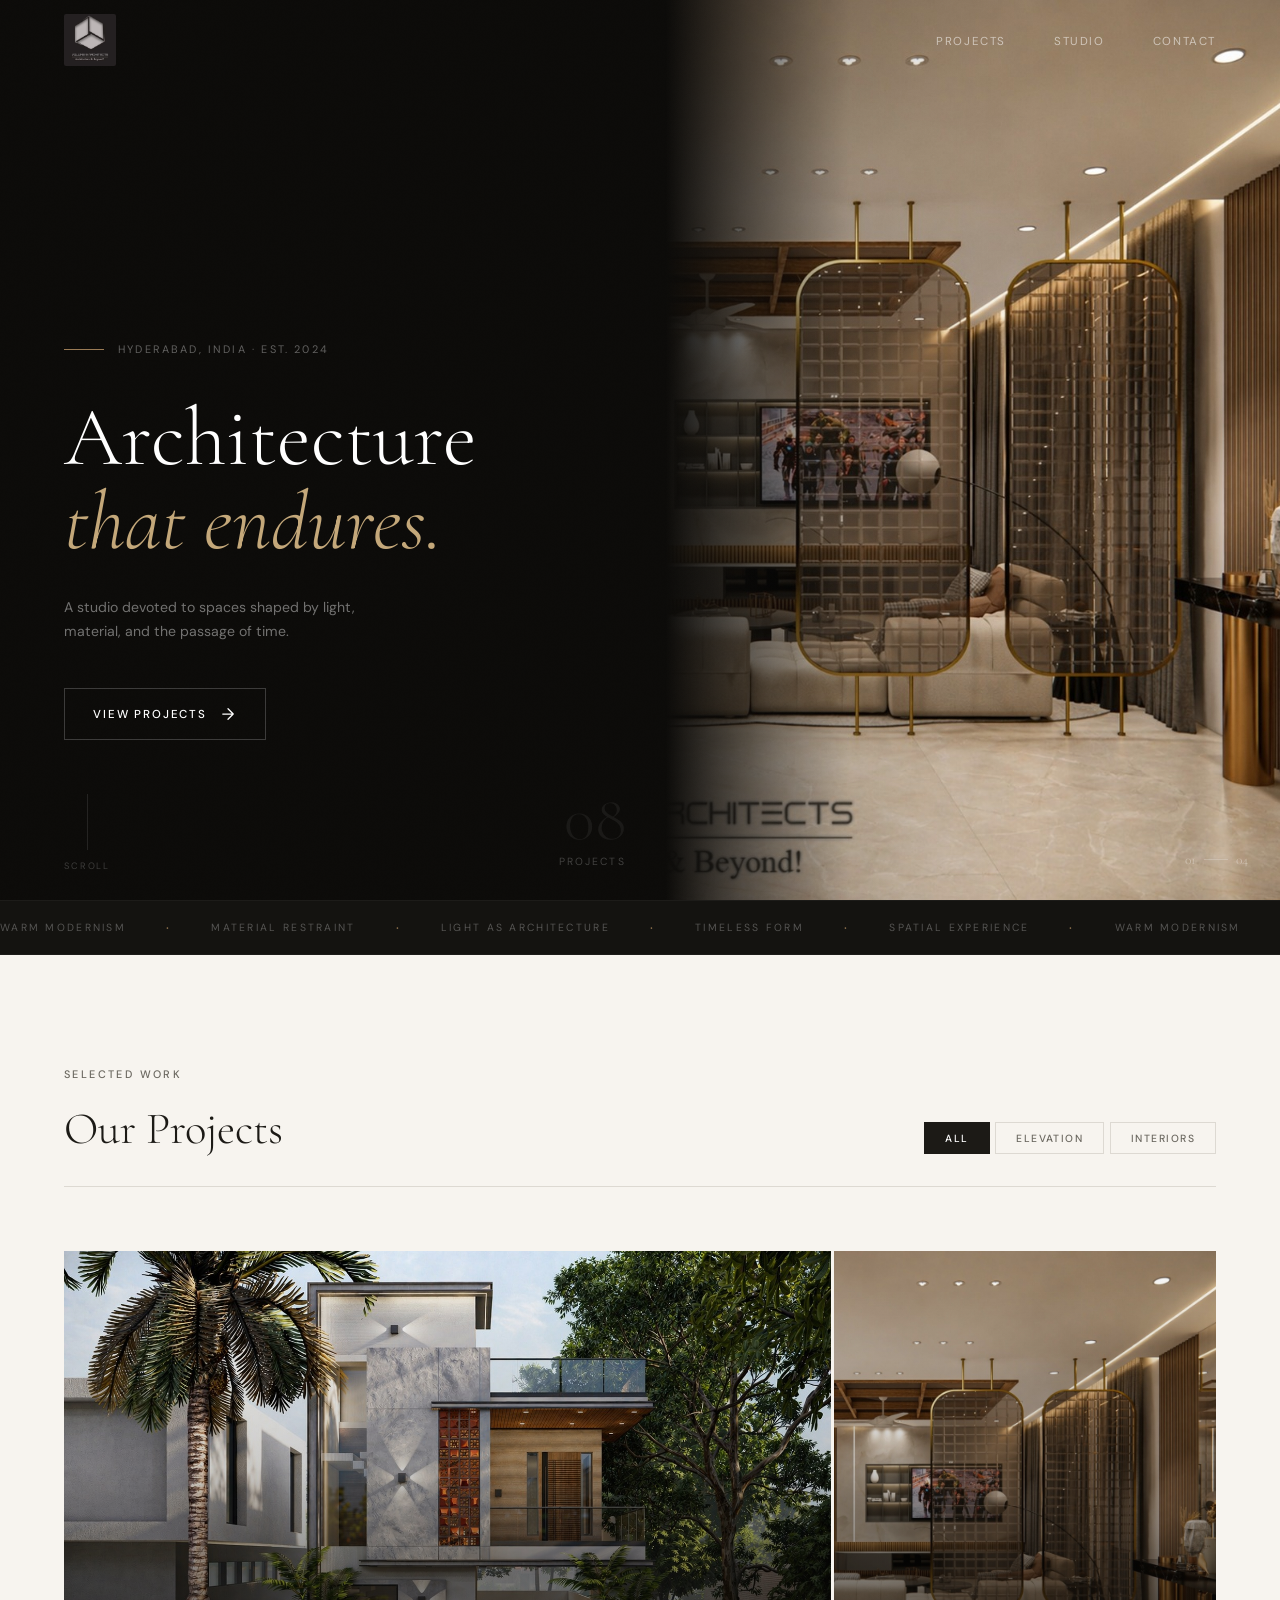
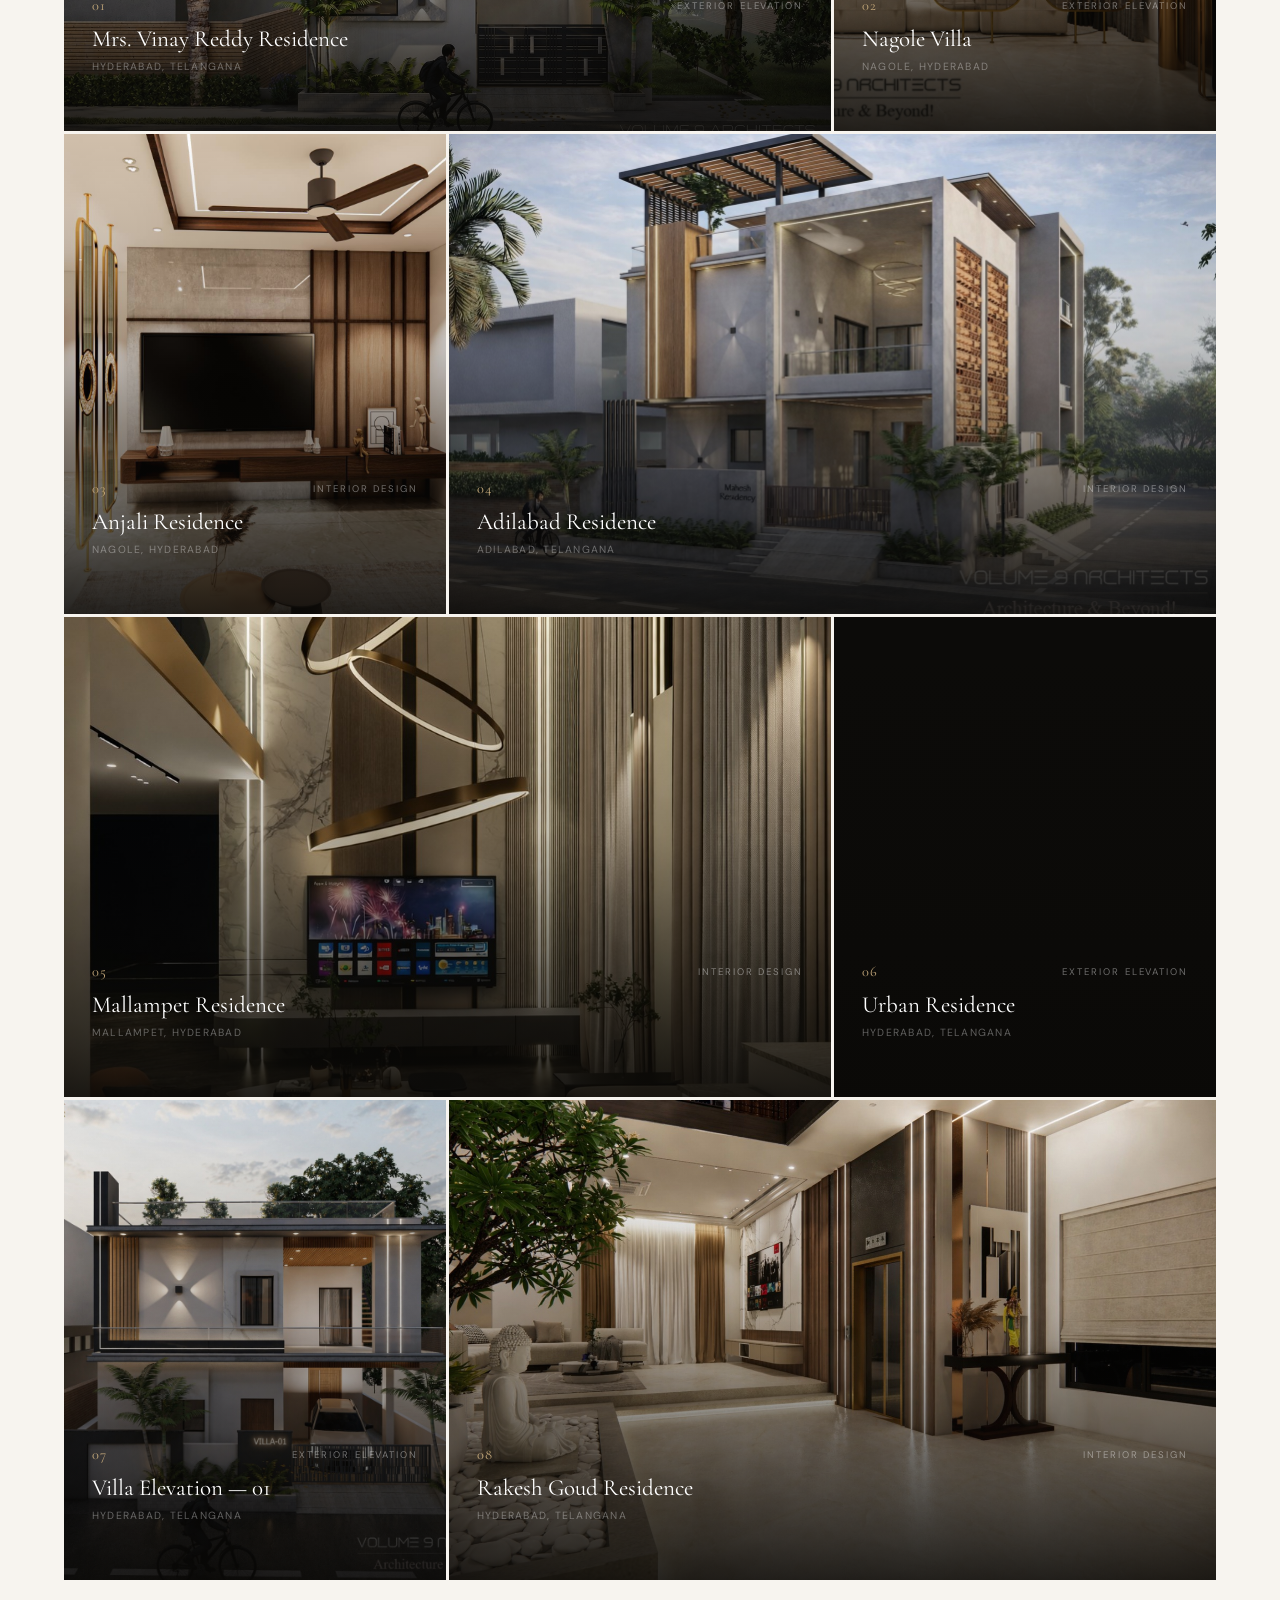
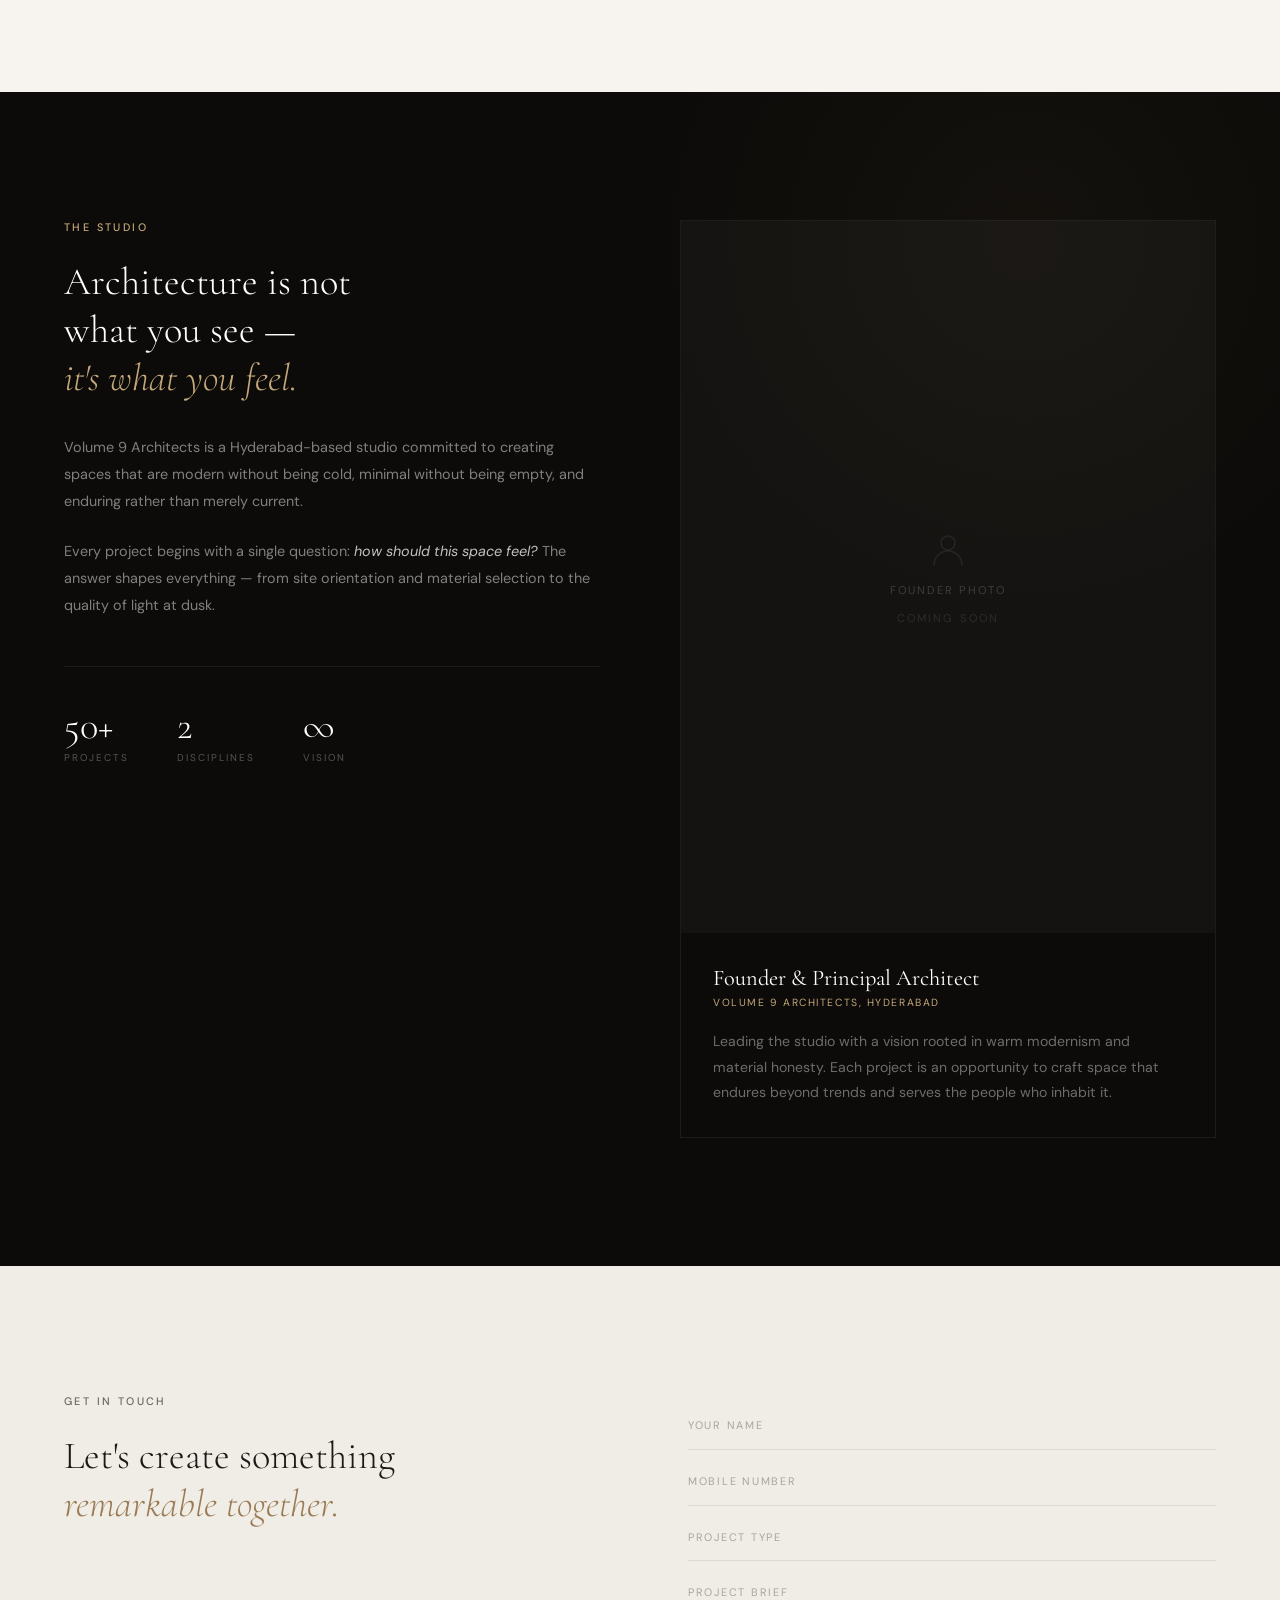
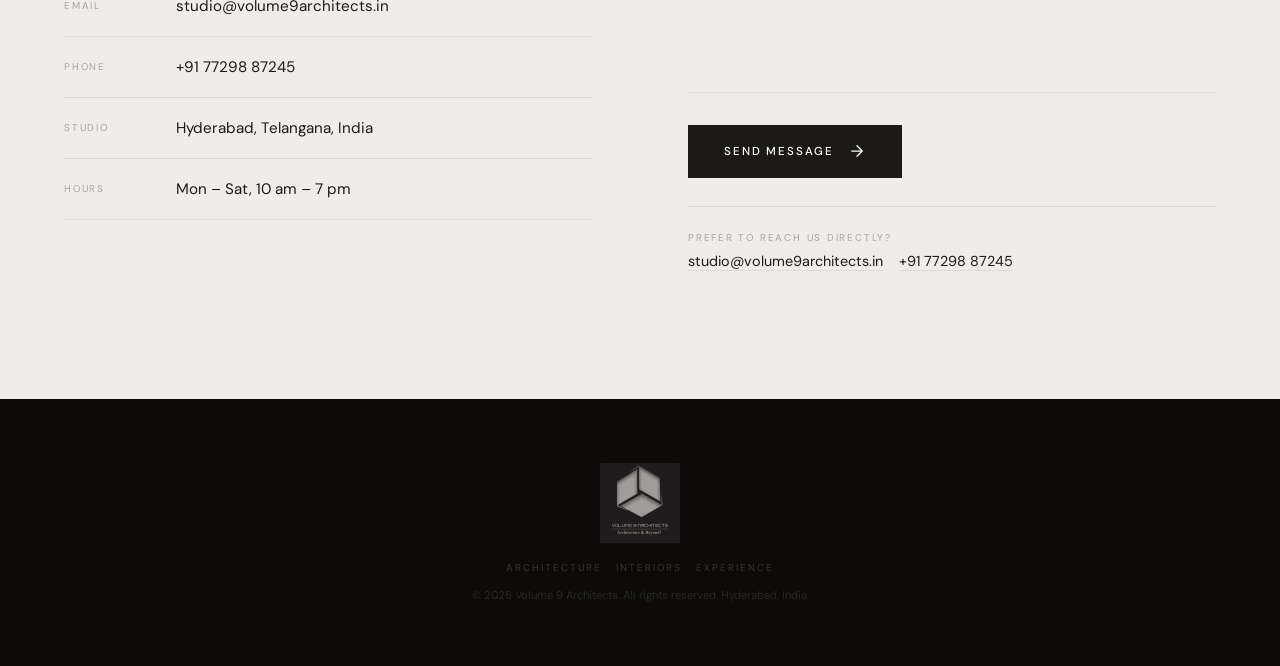
<file: index.html>
<!DOCTYPE html>
<html lang="en">
<head>
  <meta charset="UTF-8" />
  <meta name="viewport" content="width=device-width, initial-scale=1.0" />
  <title>Volume 9 Architects — Architecture & Interior Design, Hyderabad</title>
  <meta name="description" content="Volume 9 Architects — A Hyderabad-based architecture and interior design studio committed to creating enduring spaces through warm modernism, material restraint, and spatial experience." />
  <link rel="preconnect" href="https://fonts.googleapis.com" />
  <link rel="preconnect" href="https://fonts.gstatic.com" crossorigin />
  <link href="https://fonts.googleapis.com/css2?family=Cormorant+Garamond:ital,wght@0,300;0,400;0,500;0,600;1,300;1,400;1,500&family=DM+Sans:ital,opsz,wght@0,9..40,300;0,9..40,400;0,9..40,500;1,9..40,300;1,9..40,400&display=swap" rel="stylesheet" />
  <link rel="stylesheet" href="assets/css/style.css" />
</head>
<body>

  <!-- ═══════════════ NAVIGATION ═══════════════ -->
  <nav id="nav">
    <div class="nav-inner">
      <a href="#" class="nav-logo">
        <img src="logo.jpg" alt="Volume 9 Architects" class="nav-logo-img" />
      </a>
      <button class="nav-toggle" id="navToggle" aria-label="Toggle navigation">
        <span></span>
        <span></span>
      </button>
      <ul class="nav-links" id="navLinks">
        <li><a href="#projects" class="nav-link">Projects</a></li>
        <li><a href="#about" class="nav-link">Studio</a></li>
        <li><a href="#contact" class="nav-link">Contact</a></li>
      </ul>
    </div>
  </nav>

  <!-- ═══════════════ HERO ═══════════════ -->
  <section id="hero">
    <div class="hero-left">
      <div class="hero-content">
        <div class="hero-eyebrow" data-anim="fade-up" data-delay="200">
          <span class="eyebrow-line"></span>
          <span>Hyderabad, India · Est. 2024</span>
        </div>
        <h1 class="hero-title">
          <span class="hero-word" data-anim="fade-up" data-delay="400">Architecture</span>
          <em class="hero-word hero-italic" data-anim="fade-up" data-delay="550">that endures.</em>
        </h1>
        <p class="hero-descriptor" data-anim="fade-up" data-delay="750">
          A studio devoted to spaces shaped by light,<br>material, and the passage of time.
        </p>
        <a href="#projects" class="hero-cta" data-anim="fade-up" data-delay="950">
          <span>View Projects</span>
          <svg width="18" height="18" viewBox="0 0 18 18" fill="none" aria-hidden="true"><path d="M3.75 9h10.5M9 3.75 14.25 9 9 14.25" stroke="currentColor" stroke-width="1.25" stroke-linecap="round" stroke-linejoin="round"/></svg>
        </a>
      </div>
      <div class="hero-counter" data-anim="fade-up" data-delay="1100">
        <span class="hero-count-num">08</span>
        <span class="hero-count-label">Projects</span>
      </div>
    </div>
    <div class="hero-right">
      <div class="hero-reel" id="heroReel">
        <div class="reel-slide active" style="background-image:url('projects/nagole villa/WhatsApp Image 2026-04-22 at 16.24.57.jpeg')"></div>
        <div class="reel-slide" style="background-image:url('projects/Villa Elevation (Villa 01)/WhatsApp Image 2026-04-22 at 15.29.35.jpeg')"></div>
        <div class="reel-slide" style="background-image:url('projects/Urban Residence/WhatsApp Image 2026-04-24 at 11.29.33.jpeg')"></div>
        <div class="reel-slide" style="background-image:url('projects/Rakesh Goud Residence Interiors/WhatsApp Image 2026-04-24 at 16.41.08 (5).jpeg')"></div>
      </div>
      <div class="hero-right-overlay"></div>
      <div class="hero-reel-counter" id="reelCounter">
        <span id="reelCurrent">01</span>
        <span class="reel-sep"></span>
        <span>04</span>
      </div>
    </div>
    <div class="hero-scroll-hint" data-anim="fade-up" data-delay="1300">
      <div class="scroll-track"><div class="scroll-thumb"></div></div>
      <span>Scroll</span>
    </div>
  </section>

  <!-- ═══════════════ MARQUEE ═══════════════ -->
  <div class="marquee-bar">
    <div class="marquee-track" aria-hidden="true">
      <div class="marquee-reel">
        <span>Warm Modernism</span><span class="m-dot">·</span>
        <span>Material Restraint</span><span class="m-dot">·</span>
        <span>Light as Architecture</span><span class="m-dot">·</span>
        <span>Timeless Form</span><span class="m-dot">·</span>
        <span>Spatial Experience</span><span class="m-dot">·</span>
        <span>Warm Modernism</span><span class="m-dot">·</span>
        <span>Material Restraint</span><span class="m-dot">·</span>
        <span>Light as Architecture</span><span class="m-dot">·</span>
        <span>Timeless Form</span><span class="m-dot">·</span>
        <span>Spatial Experience</span><span class="m-dot">·</span>
      </div>
    </div>
  </div>

  <!-- ═══════════════ PROJECTS ═══════════════ -->
  <section id="projects">
    <div class="section-head">
      <div class="section-head-left">
        <span class="label">Selected Work</span>
        <h2 class="section-title" data-reveal>Our Projects</h2>
      </div>
      <div class="projects-filter" id="projectsFilter">
        <button class="f-btn is-active" data-filter="all">All</button>
        <button class="f-btn" data-filter="Exterior Elevation">Elevation</button>
        <button class="f-btn" data-filter="Interior Design">Interiors</button>
      </div>
    </div>
    <div class="projects-grid" id="projectsGrid"></div>
  </section>

  <!-- ═══════════════ ABOUT ═══════════════ -->
  <section id="about">
    <div class="about-inner">
      <div class="about-text">
        <span class="label label--light" data-reveal>The Studio</span>
        <h2 class="about-heading" data-reveal data-delay="1">
          Architecture is not<br>what you see —<br><em>it's what you feel.</em>
        </h2>
        <p class="about-body" data-reveal data-delay="2">
          Volume 9 Architects is a Hyderabad-based studio committed to creating spaces that are modern without being cold, minimal without being empty, and enduring rather than merely current.
        </p>
        <p class="about-body" data-reveal data-delay="3">
          Every project begins with a single question: <em>how should this space feel?</em> The answer shapes everything — from site orientation and material selection to the quality of light at dusk.
        </p>
        <div class="about-stats" data-reveal data-delay="4">
          <div class="stat">
            <span class="stat-n">50+</span>
            <span class="stat-l">Projects</span>
          </div>
          <div class="stat">
            <span class="stat-n">2</span>
            <span class="stat-l">Disciplines</span>
          </div>
          <div class="stat">
            <span class="stat-n">∞</span>
            <span class="stat-l">Vision</span>
          </div>
        </div>
      </div>
      <div class="about-founder" data-reveal>
        <div class="founder-card">
          <div class="founder-img">
            <div class="founder-placeholder">
              <svg width="40" height="40" viewBox="0 0 40 40" fill="none" aria-hidden="true"><circle cx="20" cy="14" r="7" stroke="currentColor" stroke-width="1.5"/><path d="M6 36c0-7.732 6.268-14 14-14s14 6.268 14 14" stroke="currentColor" stroke-width="1.5" stroke-linecap="round"/></svg>
              <span>Founder Photo</span>
              <span class="ph-sub">Coming Soon</span>
            </div>
          </div>
          <div class="founder-meta">
            <h3 class="founder-name">Founder & Principal Architect</h3>
            <p class="founder-role">Volume 9 Architects, Hyderabad</p>
            <p class="founder-bio">Leading the studio with a vision rooted in warm modernism and material honesty. Each project is an opportunity to craft space that endures beyond trends and serves the people who inhabit it.</p>
          </div>
        </div>
      </div>
    </div>
  </section>

  <!-- ═══════════════ CONTACT ═══════════════ -->
  <section id="contact">
    <div class="contact-inner">
      <div class="contact-left">
        <span class="label" data-reveal>Get in Touch</span>
        <h2 class="contact-heading" data-reveal data-delay="1">
          Let's create something<br><em>remarkable together.</em>
        </h2>
        <div class="contact-details" data-reveal data-delay="2">
          <div class="c-item">
            <span class="c-label">Email</span>
            <span class="c-value">studio@volume9architects.in</span>
          </div>
          <div class="c-item">
            <span class="c-label">Phone</span>
            <span class="c-value">+91 77298 87245</span>
          </div>
          <div class="c-item">
            <span class="c-label">Studio</span>
            <span class="c-value">Hyderabad, Telangana, India</span>
          </div>
          <div class="c-item">
            <span class="c-label">Hours</span>
            <span class="c-value">Mon – Sat, 10 am – 7 pm</span>
          </div>
        </div>
      </div>
      <div class="contact-right" data-reveal data-delay="2">
        <form class="contact-form" id="contactForm" novalidate>
          <div class="f-group">
            <input type="text" id="fname" name="name" placeholder=" " required autocomplete="name" />
            <label for="fname">Your Name</label>
          </div>
          <div class="f-group">
            <input type="tel" id="fphone" name="phone" placeholder=" " required autocomplete="tel" />
            <label for="fphone">Mobile Number</label>
          </div>
          <div class="f-group">
            <input type="text" id="fproject" name="project" placeholder=" " />
            <label for="fproject">Project Type</label>
          </div>
          <div class="f-group f-group--area">
            <textarea id="fmessage" name="message" placeholder=" " rows="4" required></textarea>
            <label for="fmessage">Project Brief</label>
          </div>
          <button type="submit" class="btn-send" id="btnSend">
            <span class="btn-text">Send Message</span>
            <svg width="18" height="18" viewBox="0 0 18 18" fill="none" aria-hidden="true"><path d="M3.75 9h10.5M9 3.75 14.25 9 9 14.25" stroke="currentColor" stroke-width="1.25" stroke-linecap="round" stroke-linejoin="round"/></svg>
          </button>
        </form>
        <div class="contact-direct">
          <span class="contact-direct-label">Prefer to reach us directly?</span>
          <a href="mailto:studio@volume9architects.in" class="contact-direct-value">studio@volume9architects.in</a>
          <a href="tel:+917729887245" class="contact-direct-value">+91 77298 87245</a>
        </div>
      </div>
    </div>
  </section>

  <!-- ═══════════════ FOOTER ═══════════════ -->
  <footer id="footer">
    <div class="footer-inner">
      <div class="footer-brand">
        <img src="logo.jpg" alt="Volume 9 Architects" class="footer-logo-img" />
      </div>
      <p class="footer-tag">Architecture · Interiors · Experience</p>
      <p class="footer-copy">&copy; 2026 Volume 9 Architects. All rights reserved. Hyderabad, India.</p>
    </div>
  </footer>

  <!-- ═══════════════ PROJECT MODAL ═══════════════ -->
  <div id="modal" class="modal" aria-modal="true" aria-hidden="true" role="dialog">
    <button class="modal-close" id="modalClose" aria-label="Close project">
      <span></span><span></span>
    </button>
    <div class="modal-body">
      <div class="modal-gallery" id="modalGallery">
        <div class="gallery-slides" id="gallerySlides"></div>
        <button class="gallery-btn gallery-btn--prev" id="galleryPrev" aria-label="Previous image">
          <svg width="22" height="22" viewBox="0 0 22 22" fill="none"><path d="M14 17l-6-6 6-6" stroke="currentColor" stroke-width="1.4" stroke-linecap="round" stroke-linejoin="round"/></svg>
        </button>
        <button class="gallery-btn gallery-btn--next" id="galleryNext" aria-label="Next image">
          <svg width="22" height="22" viewBox="0 0 22 22" fill="none"><path d="M8 5l6 6-6 6" stroke="currentColor" stroke-width="1.4" stroke-linecap="round" stroke-linejoin="round"/></svg>
        </button>
        <div class="gallery-dots" id="galleryDots"></div>
        <div class="gallery-idx">
          <span id="gCurrent">01</span><span class="g-sep">/</span><span id="gTotal">01</span>
        </div>
      </div>
      <div class="modal-info">
        <div class="mi-top">
          <span class="mi-num" id="miNum">01</span>
          <span class="mi-cat" id="miCat">Elevation</span>
        </div>
        <h2 class="mi-title" id="miTitle">Project</h2>
        <p class="mi-loc" id="miLoc">Location</p>
        <div class="mi-divider"></div>
        <p class="mi-desc" id="miDesc"></p>
        <div class="mi-tags" id="miTags"></div>
      </div>
    </div>
  </div>

  <script src="assets/js/main.js"></script>
</body>
</html>
</file>
<file: assets/css/style.css>
/* ─── RESET & BASE ─────────────────────────────────── */
*, *::before, *::after { box-sizing: border-box; margin: 0; padding: 0; }

:root {
  --bg:          #F7F4EF;
  --bg-warm:     #F0EDE6;
  --dark:        #0C0B09;
  --dark-2:      #141310;
  --text:        #1C1A16;
  --text-mid:    #6B6860;
  --text-faint:  #A8A49C;
  --accent:      #9A7B55;
  --accent-lt:   #C4A87A;
  --accent-pale: #E8DDD0;
  --border:      #DDD9D2;
  --white:       #FFFFFF;

  --ff-d: 'Cormorant Garamond', Georgia, serif;
  --ff-s: 'DM Sans', system-ui, -apple-system, sans-serif;

  --ease: cubic-bezier(0.16, 1, 0.3, 1);
  --ease-in: cubic-bezier(0.5, 0, 1, 0.3);

  --gutter: clamp(1.5rem, 5vw, 5rem);
  --max: 1440px;

  --nav-h: 5rem;
}

html { scroll-behavior: smooth; font-size: 16px; }

body {
  font-family: var(--ff-s);
  background: var(--bg);
  color: var(--text);
  overflow-x: hidden;
  -webkit-font-smoothing: antialiased;
  -moz-osx-font-smoothing: grayscale;
}

img { display: block; width: 100%; height: 100%; object-fit: cover; }
a { text-decoration: none; }
button { cursor: pointer; }

/* ─── UTILITIES ─────────────────────────────────────── */
.label {
  display: block;
  font-family: var(--ff-s);
  font-size: 0.68rem;
  font-weight: 500;
  letter-spacing: 0.22em;
  text-transform: uppercase;
  color: var(--text-mid);
  margin-bottom: 1.5rem;
}
.label--light { color: var(--accent-lt); }

/* ─── SCROLL REVEAL ─────────────────────────────────── */
[data-reveal] {
  opacity: 0;
  transform: translateY(28px);
  transition: opacity 0.9s var(--ease), transform 0.9s var(--ease);
}
[data-reveal].revealed {
  opacity: 1;
  transform: none;
}
[data-reveal][data-delay="1"] { transition-delay: 0.12s; }
[data-reveal][data-delay="2"] { transition-delay: 0.24s; }
[data-reveal][data-delay="3"] { transition-delay: 0.36s; }
[data-reveal][data-delay="4"] { transition-delay: 0.48s; }
[data-reveal][data-delay="5"] { transition-delay: 0.60s; }

/* ─── HERO ANIMATIONS ────────────────────────────────── */
[data-anim="fade-up"] {
  opacity: 0;
  transform: translateY(32px);
  animation: heroUp 1s var(--ease) both;
}
@keyframes heroUp {
  to { opacity: 1; transform: none; }
}

[data-anim][data-delay="200"]  { animation-delay: 200ms; }
[data-anim][data-delay="400"]  { animation-delay: 400ms; }
[data-anim][data-delay="550"]  { animation-delay: 550ms; }
[data-anim][data-delay="750"]  { animation-delay: 750ms; }
[data-anim][data-delay="950"]  { animation-delay: 950ms; }
[data-anim][data-delay="1100"] { animation-delay: 1100ms; }
[data-anim][data-delay="1300"] { animation-delay: 1300ms; }

/* ─── NAVIGATION ─────────────────────────────────────── */
#nav {
  position: fixed;
  inset: 0 0 auto;
  z-index: 100;
  height: var(--nav-h);
  display: flex;
  align-items: center;
  padding: 0 var(--gutter);
  transition: background 0.5s ease, backdrop-filter 0.5s ease, border-color 0.5s ease;
  border-bottom: 1px solid transparent;
}
#nav.is-scrolled {
  background: rgba(12, 11, 9, 0.9);
  backdrop-filter: blur(16px);
  -webkit-backdrop-filter: blur(16px);
  border-bottom-color: rgba(255,255,255,0.05);
}

.nav-inner {
  width: 100%;
  max-width: var(--max);
  margin: auto;
  display: flex;
  align-items: center;
  justify-content: space-between;
}

.nav-logo {
  display: flex;
  align-items: center;
}
.nav-logo-img {
  height: 3.25rem;
  width: auto;
  object-fit: contain;
  display: block;
  border-radius: 2px;
}

.nav-links {
  display: flex;
  list-style: none;
  gap: 3rem;
  align-items: center;
}
.nav-link {
  font-size: 0.72rem;
  font-weight: 400;
  letter-spacing: 0.14em;
  text-transform: uppercase;
  color: rgba(255,255,255,0.55);
  position: relative;
  transition: color 0.3s;
}
.nav-link::after {
  content: '';
  position: absolute;
  left: 0;
  bottom: -4px;
  width: 0;
  height: 1px;
  background: var(--accent-lt);
  transition: width 0.35s var(--ease);
}
.nav-link:hover { color: var(--white); }
.nav-link:hover::after { width: 100%; }

.nav-toggle {
  display: none;
  flex-direction: column;
  gap: 5px;
  background: none;
  border: none;
  padding: 4px;
  z-index: 110;
}
.nav-toggle span {
  display: block;
  width: 22px;
  height: 1.5px;
  background: var(--white);
  transition: transform 0.35s var(--ease), opacity 0.3s;
  transform-origin: center;
}
.nav-toggle.is-open span:nth-child(1) { transform: translateY(3.25px) rotate(45deg); }
.nav-toggle.is-open span:nth-child(2) { transform: translateY(-3.25px) rotate(-45deg); }

/* ─── HERO ──────────────────────────────────────────── */
#hero {
  display: grid;
  grid-template-columns: 52% 48%;
  min-height: 100svh;
  position: relative;
  background: var(--dark);
}

/* Subtle grain texture */
#hero::before {
  content: '';
  position: absolute;
  inset: 0;
  background-image: url("data:image/svg+xml,%3Csvg xmlns='http://www.w3.org/2000/svg' width='300' height='300'%3E%3Cfilter id='n'%3E%3CfeTurbulence type='fractalNoise' baseFrequency='0.75' numOctaves='4' stitchTiles='stitch'/%3E%3C/filter%3E%3Crect width='300' height='300' filter='url(%23n)' opacity='0.04'/%3E%3C/svg%3E");
  background-size: 300px;
  pointer-events: none;
  z-index: 3;
  opacity: 0.3;
  mix-blend-mode: overlay;
}

.hero-left {
  display: flex;
  flex-direction: column;
  justify-content: flex-end;
  padding: calc(var(--nav-h) + 3rem) var(--gutter) 7rem;
  position: relative;
  z-index: 4;
}

.hero-content { flex: 1; display: flex; flex-direction: column; justify-content: flex-end; padding-bottom: 3rem; }

.hero-eyebrow {
  display: flex;
  align-items: center;
  gap: 0.875rem;
  font-size: 0.68rem;
  letter-spacing: 0.2em;
  text-transform: uppercase;
  color: rgba(255,255,255,0.35);
  margin-bottom: 2.5rem;
}
.eyebrow-line {
  display: block;
  width: 2.5rem;
  height: 1px;
  background: var(--accent);
  flex-shrink: 0;
}

.hero-title {
  display: flex;
  flex-direction: column;
  font-family: var(--ff-d);
  font-weight: 300;
  font-size: clamp(3.25rem, 6.5vw, 6.5rem);
  line-height: 1.0;
  color: var(--white);
  margin-bottom: 2rem;
}
.hero-word { display: block; }
.hero-italic {
  font-style: italic;
  color: var(--accent-lt);
}

.hero-descriptor {
  font-size: clamp(0.85rem, 1.1vw, 1rem);
  line-height: 1.75;
  color: rgba(255,255,255,0.42);
  margin-bottom: 2.75rem;
  max-width: 30ch;
}

.hero-cta {
  display: inline-flex;
  align-items: center;
  gap: 0.75rem;
  font-size: 0.72rem;
  font-weight: 500;
  letter-spacing: 0.16em;
  text-transform: uppercase;
  color: var(--white);
  border: 1px solid rgba(255,255,255,0.2);
  padding: 1rem 1.75rem;
  transition: background 0.35s, border-color 0.35s, gap 0.35s var(--ease);
  align-self: flex-start;
}
.hero-cta:hover {
  background: var(--accent);
  border-color: var(--accent);
  gap: 1.25rem;
}

.hero-counter {
  position: absolute;
  bottom: 2rem;
  right: 2.5rem;
  display: flex;
  flex-direction: column;
  gap: 0.25rem;
  z-index: 5;
  text-align: right;
}
.hero-count-num {
  font-family: var(--ff-d);
  font-size: clamp(2.5rem, 5vw, 5rem);
  font-weight: 300;
  color: rgba(255,255,255,0.06);
  line-height: 1;
}
.hero-count-label {
  font-size: 0.65rem;
  letter-spacing: 0.2em;
  text-transform: uppercase;
  color: rgba(255,255,255,0.22);
}

/* Hero Right — image reel */
.hero-right {
  position: relative;
  overflow: hidden;
}
.hero-reel {
  position: absolute;
  inset: 0;
}
.reel-slide {
  position: absolute;
  inset: 0;
  background-size: cover;
  background-position: center;
  opacity: 0;
  transform: scale(1.04);
  transition: opacity 1.2s ease, transform 6s ease;
}
.reel-slide.active {
  opacity: 1;
  transform: scale(1);
}
.hero-right-overlay {
  position: absolute;
  inset: 0;
  background: linear-gradient(to right, var(--dark) 0%, rgba(12,11,9,0.15) 30%, transparent 60%);
  z-index: 2;
}

.hero-reel-counter {
  position: absolute;
  bottom: 2rem;
  right: 2rem;
  z-index: 5;
  display: flex;
  align-items: center;
  gap: 0.5rem;
  font-family: var(--ff-d);
  font-size: 0.85rem;
  color: rgba(255,255,255,0.35);
}
.reel-sep {
  display: block;
  width: 1.5rem;
  height: 1px;
  background: rgba(255,255,255,0.2);
}

/* Scroll hint */
.hero-scroll-hint {
  position: absolute;
  bottom: 1.75rem;
  left: var(--gutter);
  z-index: 6;
  display: flex;
  flex-direction: column;
  align-items: center;
  gap: 0.6rem;
  font-size: 0.58rem;
  letter-spacing: 0.2em;
  text-transform: uppercase;
  color: rgba(255,255,255,0.2);
}
.scroll-track {
  width: 1px;
  height: 3.5rem;
  background: rgba(255,255,255,0.1);
  position: relative;
  overflow: hidden;
}
.scroll-thumb {
  position: absolute;
  top: -100%;
  left: 0;
  width: 1px;
  height: 50%;
  background: var(--accent);
  animation: scrollThumb 2.4s var(--ease) infinite;
}
@keyframes scrollThumb {
  0%   { top: -50%; }
  100% { top: 150%; }
}

/* ─── MARQUEE ────────────────────────────────────────── */
.marquee-bar {
  background: var(--dark-2);
  padding: 1.1rem 0;
  overflow: hidden;
  border-top: 1px solid rgba(255,255,255,0.04);
  border-bottom: 1px solid rgba(255,255,255,0.04);
}
.marquee-track { display: flex; }
.marquee-reel {
  display: flex;
  align-items: center;
  gap: 2.5rem;
  white-space: nowrap;
  font-size: 0.65rem;
  letter-spacing: 0.22em;
  text-transform: uppercase;
  color: rgba(255,255,255,0.28);
  animation: marquee 28s linear infinite;
  padding-right: 2.5rem;
}
.m-dot { color: var(--accent); font-size: 0.9rem; }
@keyframes marquee {
  from { transform: translateX(0); }
  to   { transform: translateX(-50%); }
}

/* ─── PROJECTS ───────────────────────────────────────── */
#projects {
  padding: 7rem var(--gutter);
  max-width: var(--max);
  margin: 0 auto;
}

.section-head {
  display: flex;
  align-items: flex-end;
  justify-content: space-between;
  margin-bottom: 4rem;
  padding-bottom: 2rem;
  border-bottom: 1px solid var(--border);
  flex-wrap: wrap;
  gap: 1.5rem;
}
.section-title {
  font-family: var(--ff-d);
  font-size: clamp(2rem, 3.5vw, 3rem);
  font-weight: 300;
  color: var(--text);
  line-height: 1.1;
}

/* Filter */
.projects-filter {
  display: flex;
  gap: 0.35rem;
}
.f-btn {
  background: none;
  border: 1px solid var(--border);
  padding: 0.55rem 1.25rem;
  font-family: var(--ff-s);
  font-size: 0.65rem;
  font-weight: 500;
  letter-spacing: 0.14em;
  text-transform: uppercase;
  color: var(--text-mid);
  transition: all 0.3s;
}
.f-btn:hover,
.f-btn.is-active {
  background: var(--text);
  border-color: var(--text);
  color: var(--white);
}

/* Grid */
.projects-grid {
  display: grid;
  grid-template-columns: repeat(3, 1fr);
  grid-auto-rows: 480px;
  gap: 3px;
}

/* Spans set dynamically by JS via inline style — recomputed on filter */

.project-card {
  position: relative;
  overflow: hidden;
  cursor: pointer;
  background: var(--dark);
  /* Reveal animation */
  opacity: 0;
  transform: translateY(20px);
  transition: opacity 0.75s var(--ease), transform 0.75s var(--ease);
}
.project-card.revealed { opacity: 1; transform: none; }

.card-img {
  position: absolute;
  inset: 0;
  transition: transform 0.9s var(--ease);
}
.project-card:hover .card-img { transform: scale(1.06); }

.card-overlay {
  position: absolute;
  inset: 0;
  background: linear-gradient(
    to top,
    rgba(10, 9, 7, 0.88) 0%,
    rgba(10, 9, 7, 0.2) 55%,
    transparent 100%
  );
  transition: background 0.5s ease;
}
.project-card:hover .card-overlay {
  background: linear-gradient(
    to top,
    rgba(10, 9, 7, 0.94) 0%,
    rgba(10, 9, 7, 0.45) 65%,
    rgba(10, 9, 7, 0.08) 100%
  );
}

.card-info {
  position: absolute;
  inset: 0;
  padding: 1.75rem;
  display: flex;
  flex-direction: column;
  justify-content: flex-end;
  z-index: 2;
}
.card-top {
  display: flex;
  align-items: center;
  justify-content: space-between;
  margin-bottom: 0.75rem;
}
.card-num {
  font-family: var(--ff-d);
  font-size: 0.9rem;
  color: var(--accent-lt);
  letter-spacing: 0.05em;
}
.card-cat {
  font-size: 0.6rem;
  letter-spacing: 0.2em;
  text-transform: uppercase;
  color: rgba(255,255,255,0.4);
}
.card-title {
  font-family: var(--ff-d);
  font-size: clamp(1.1rem, 1.8vw, 1.6rem);
  font-weight: 400;
  color: var(--white);
  line-height: 1.2;
  margin-bottom: 0.4rem;
}
.card-loc {
  font-size: 0.65rem;
  letter-spacing: 0.12em;
  text-transform: uppercase;
  color: rgba(255,255,255,0.35);
  margin-bottom: 1rem;
}
.card-cta {
  display: flex;
  align-items: center;
  gap: 0.5rem;
  font-size: 0.68rem;
  letter-spacing: 0.12em;
  text-transform: uppercase;
  color: var(--accent-lt);
  opacity: 0;
  transform: translateY(8px);
  transition: opacity 0.4s, transform 0.4s var(--ease);
}
.project-card:hover .card-cta { opacity: 1; transform: none; }

/* Hidden cards */
.project-card.hidden {
  display: none;
}

/* ─── ABOUT ──────────────────────────────────────────── */
#about {
  background: var(--dark);
  padding: 8rem var(--gutter);
  position: relative;
  overflow: hidden;
}
#about::before {
  content: '';
  position: absolute;
  top: -20%;
  right: -10%;
  width: 60vw;
  height: 60vw;
  border-radius: 50%;
  background: radial-gradient(circle, rgba(154,123,85,0.06) 0%, transparent 70%);
  pointer-events: none;
}

.about-inner {
  max-width: var(--max);
  margin: 0 auto;
  display: grid;
  grid-template-columns: 1fr 1fr;
  gap: 5rem;
  align-items: start;
}

.about-heading {
  font-family: var(--ff-d);
  font-size: clamp(1.8rem, 3vw, 2.8rem);
  font-weight: 300;
  color: var(--white);
  line-height: 1.25;
  margin-bottom: 2rem;
}
.about-heading em { font-style: italic; color: var(--accent-lt); }

.about-body {
  font-size: clamp(0.9rem, 1.1vw, 1rem);
  line-height: 1.85;
  color: rgba(255,255,255,0.48);
  margin-bottom: 1.5rem;
}
.about-body em { font-style: italic; color: rgba(255,255,255,0.75); }

.about-stats {
  display: flex;
  gap: 3rem;
  margin-top: 3rem;
  padding-top: 2.5rem;
  border-top: 1px solid rgba(255,255,255,0.07);
}
.stat-n {
  display: block;
  font-family: var(--ff-d);
  font-size: clamp(2rem, 3vw, 3rem);
  font-weight: 300;
  color: var(--white);
  line-height: 1;
  margin-bottom: 0.3rem;
}
.stat-l {
  display: block;
  font-size: 0.62rem;
  letter-spacing: 0.2em;
  text-transform: uppercase;
  color: rgba(255,255,255,0.3);
}

.founder-card {
  border: 1px solid rgba(255,255,255,0.07);
  overflow: hidden;
}
.founder-img {
  aspect-ratio: 3/4;
  background: rgba(255,255,255,0.03);
  position: relative;
}
.founder-placeholder {
  position: absolute;
  inset: 0;
  display: flex;
  flex-direction: column;
  align-items: center;
  justify-content: center;
  gap: 0.875rem;
  color: rgba(255,255,255,0.18);
}
.founder-placeholder svg { opacity: 0.4; }
.founder-placeholder span {
  font-size: 0.7rem;
  letter-spacing: 0.18em;
  text-transform: uppercase;
}
.ph-sub { font-size: 0.6rem; opacity: 0.6; }

.founder-meta { padding: 2rem; }
.founder-name {
  font-family: var(--ff-d);
  font-size: 1.4rem;
  font-weight: 400;
  color: var(--white);
  margin-bottom: 0.25rem;
  line-height: 1.2;
}
.founder-role {
  font-size: 0.65rem;
  letter-spacing: 0.15em;
  text-transform: uppercase;
  color: var(--accent-lt);
  margin-bottom: 1.25rem;
}
.founder-bio {
  font-size: 0.88rem;
  line-height: 1.8;
  color: rgba(255,255,255,0.4);
}

/* ─── CONTACT ────────────────────────────────────────── */
#contact {
  padding: 8rem var(--gutter);
  background: var(--bg-warm);
}
.contact-inner {
  max-width: var(--max);
  margin: 0 auto;
  display: grid;
  grid-template-columns: 1fr 1fr;
  gap: 6rem;
  align-items: start;
}

.contact-heading {
  font-family: var(--ff-d);
  font-size: clamp(1.8rem, 3vw, 2.75rem);
  font-weight: 300;
  line-height: 1.25;
  color: var(--text);
  margin-bottom: 3rem;
}
.contact-heading em { font-style: italic; color: var(--accent); }

.contact-details { display: flex; flex-direction: column; gap: 0; }
.c-item {
  display: grid;
  grid-template-columns: 6rem 1fr;
  gap: 1rem;
  align-items: start;
  padding: 1.25rem 0;
  border-bottom: 1px solid var(--border);
}
.c-label {
  font-size: 0.62rem;
  letter-spacing: 0.18em;
  text-transform: uppercase;
  color: var(--text-faint);
  padding-top: 0.15rem;
}
.c-value {
  font-size: 0.95rem;
  color: var(--text);
}

/* Form */
.contact-form { display: flex; flex-direction: column; gap: 0; }
.f-group {
  position: relative;
  border-bottom: 1px solid var(--border);
  transition: border-color 0.3s;
}
.f-group:focus-within { border-color: var(--accent); }

.f-group input,
.f-group textarea {
  width: 100%;
  background: transparent;
  border: none;
  outline: none;
  padding: 1.5rem 0 0.6rem;
  font-family: var(--ff-s);
  font-size: 1rem;
  color: var(--text);
  resize: none;
}
.f-group textarea { min-height: 6rem; }

.f-group label {
  position: absolute;
  top: 1.5rem;
  left: 0;
  font-size: 0.68rem;
  letter-spacing: 0.16em;
  text-transform: uppercase;
  color: var(--text-faint);
  pointer-events: none;
  transition: all 0.3s var(--ease);
}
.f-group input:focus ~ label,
.f-group input:not(:placeholder-shown) ~ label,
.f-group textarea:focus ~ label,
.f-group textarea:not(:placeholder-shown) ~ label {
  top: 0.5rem;
  font-size: 0.58rem;
  color: var(--accent);
}

.f-group--area { padding-top: 0.5rem; }

.btn-send {
  display: inline-flex;
  align-items: center;
  gap: 0.875rem;
  margin-top: 2rem;
  padding: 1.1rem 2.25rem;
  background: var(--text);
  color: var(--white);
  border: none;
  font-family: var(--ff-s);
  font-size: 0.72rem;
  font-weight: 500;
  letter-spacing: 0.16em;
  text-transform: uppercase;
  align-self: flex-start;
  transition: background 0.35s, gap 0.35s var(--ease);
}
.btn-send:hover { background: var(--accent); gap: 1.25rem; }
.btn-send.is-sent { background: #3A6A4A; pointer-events: none; }

.contact-direct {
  display: flex;
  flex-wrap: wrap;
  align-items: baseline;
  gap: 0.5rem 1rem;
  margin-top: 1.75rem;
  padding-top: 1.5rem;
  border-top: 1px solid var(--border);
}
.contact-direct-label {
  font-size: 0.62rem;
  letter-spacing: 0.18em;
  text-transform: uppercase;
  color: var(--text-faint);
  width: 100%;
}
.contact-direct-value {
  font-size: 0.9rem;
  color: var(--text);
  text-decoration: none;
  border-bottom: 1px solid var(--border);
  transition: color 0.3s, border-color 0.3s;
}
.contact-direct-value:hover { color: var(--accent); border-color: var(--accent); }

/* ─── FOOTER ─────────────────────────────────────────── */
#footer {
  background: var(--dark);
  padding: 4rem var(--gutter);
  text-align: center;
}
.footer-inner {
  max-width: var(--max);
  margin: 0 auto;
  display: flex;
  flex-direction: column;
  align-items: center;
  gap: 0.875rem;
}
.footer-brand {
  display: flex;
  align-items: center;
  justify-content: center;
  margin-bottom: 0.25rem;
}
.footer-logo-img {
  height: 5rem;
  width: auto;
  object-fit: contain;
  display: block;
  border-radius: 2px;
  opacity: 0.85;
}
.footer-tag {
  font-size: 0.62rem;
  letter-spacing: 0.2em;
  text-transform: uppercase;
  color: rgba(255,255,255,0.18);
}
.footer-copy {
  font-size: 0.7rem;
  color: rgba(255,255,255,0.12);
}

/* ─── MODAL ──────────────────────────────────────────── */
.modal {
  position: fixed;
  inset: 0;
  z-index: 200;
  background: var(--dark);
  opacity: 0;
  visibility: hidden;
  transition: opacity 0.45s ease, visibility 0.45s ease;
}
.modal.is-open {
  opacity: 1;
  visibility: visible;
}

.modal-close {
  position: fixed;
  top: 1.75rem;
  right: 1.75rem;
  width: 3rem;
  height: 3rem;
  background: rgba(255,255,255,0.07);
  border: 1px solid rgba(255,255,255,0.1);
  border-radius: 0;
  display: flex;
  flex-direction: column;
  align-items: center;
  justify-content: center;
  gap: 0;
  z-index: 210;
  transition: background 0.3s;
}
.modal-close:hover { background: rgba(255,255,255,0.14); }
.modal-close span {
  display: block;
  width: 1.1rem;
  height: 1.5px;
  background: var(--white);
  transform-origin: center;
}
.modal-close span:nth-child(1) { transform: translateY(0.75px) rotate(45deg); }
.modal-close span:nth-child(2) { transform: translateY(-0.75px) rotate(-45deg); }

.modal-body {
  display: grid;
  grid-template-columns: 1fr 360px;
  height: 100vh;
  overflow: hidden;
}

/* Gallery */
.modal-gallery {
  position: relative;
  overflow: hidden;
  background: #070605;
}
.gallery-slides {
  display: flex;
  height: 100%;
  transition: transform 0.6s var(--ease);
  will-change: transform;
}
.gallery-slide {
  flex: 0 0 100%;
  height: 100%;
}
.gallery-slide img {
  width: 100%;
  height: 100%;
  object-fit: contain;
}

.gallery-btn {
  position: absolute;
  top: 50%;
  transform: translateY(-50%);
  width: 3rem;
  height: 3rem;
  background: rgba(255,255,255,0.06);
  border: 1px solid rgba(255,255,255,0.1);
  color: var(--white);
  display: flex;
  align-items: center;
  justify-content: center;
  transition: background 0.3s;
  z-index: 5;
}
.gallery-btn:hover { background: rgba(255,255,255,0.14); }
.gallery-btn--prev { left: 1.25rem; }
.gallery-btn--next { right: 1.25rem; }

.gallery-dots {
  position: absolute;
  bottom: 1.5rem;
  left: 50%;
  transform: translateX(-50%);
  display: flex;
  gap: 0.4rem;
  z-index: 5;
}
.g-dot {
  width: 5px;
  height: 5px;
  border-radius: 50%;
  background: rgba(255,255,255,0.3);
  transition: background 0.3s, transform 0.3s;
  cursor: pointer;
}
.g-dot.active {
  background: var(--accent-lt);
  transform: scale(1.3);
}

.gallery-idx {
  position: absolute;
  top: 1.5rem;
  right: 5rem;
  display: flex;
  align-items: center;
  gap: 0.4rem;
  font-family: var(--ff-d);
  font-size: 0.85rem;
  color: rgba(255,255,255,0.35);
  z-index: 5;
}
.g-sep {
  display: block;
  width: 1rem;
  height: 1px;
  background: rgba(255,255,255,0.2);
}

/* Modal info panel */
.modal-info {
  background: var(--dark-2);
  border-left: 1px solid rgba(255,255,255,0.05);
  padding: 3.5rem 2.5rem;
  overflow-y: auto;
  display: flex;
  flex-direction: column;
  justify-content: center;
  scrollbar-width: thin;
  scrollbar-color: rgba(255,255,255,0.1) transparent;
}
.mi-top {
  display: flex;
  align-items: center;
  gap: 1rem;
  margin-bottom: 2rem;
}
.mi-num {
  font-family: var(--ff-d);
  font-size: 3.5rem;
  font-weight: 300;
  color: rgba(255,255,255,0.06);
  line-height: 1;
}
.mi-cat {
  font-size: 0.62rem;
  letter-spacing: 0.2em;
  text-transform: uppercase;
  color: var(--accent-lt);
}
.mi-title {
  font-family: var(--ff-d);
  font-size: clamp(1.5rem, 2.5vw, 2rem);
  font-weight: 300;
  color: var(--white);
  line-height: 1.2;
  margin-bottom: 0.6rem;
}
.mi-loc {
  font-size: 0.65rem;
  letter-spacing: 0.16em;
  text-transform: uppercase;
  color: rgba(255,255,255,0.3);
  margin-bottom: 2rem;
}
.mi-divider {
  width: 2.5rem;
  height: 1px;
  background: var(--accent);
  margin-bottom: 2rem;
}
.mi-desc {
  font-size: 0.9rem;
  line-height: 1.85;
  color: rgba(255,255,255,0.48);
  margin-bottom: 2rem;
}
.mi-tags {
  display: flex;
  flex-wrap: wrap;
  gap: 0.4rem;
}
.mi-tag {
  display: inline-block;
  padding: 0.3rem 0.75rem;
  border: 1px solid rgba(255,255,255,0.1);
  font-size: 0.6rem;
  letter-spacing: 0.15em;
  text-transform: uppercase;
  color: rgba(255,255,255,0.3);
}

/* ─── REDUCED MOTION ────────────────────────────────── */
@media (prefers-reduced-motion: reduce) {
  [data-anim], [data-reveal], .reel-slide, .scroll-thumb,
  .marquee-reel { animation: none; transition: none; }
  [data-anim="fade-up"] { opacity: 1; transform: none; }
  [data-reveal] { opacity: 1; transform: none; }
  .reel-slide.active { opacity: 1; transform: none; }
}

/* ─── RESPONSIVE ────────────────────────────────────── */
@media (max-width: 1100px) {
  .modal-body { grid-template-columns: 1fr 300px; }
}

@media (max-width: 960px) {
  #hero {
    grid-template-columns: 1fr;
    min-height: auto;
  }
  .hero-left {
    min-height: 70svh;
    padding-top: calc(var(--nav-h) + 2rem);
  }
  .hero-right { height: 50svh; }
  .hero-right-overlay {
    background: linear-gradient(to bottom, var(--dark) 0%, rgba(12,11,9,0.2) 30%, transparent 60%);
  }
  .hero-counter { display: none; }

  .projects-grid {
    grid-template-columns: 1fr 1fr;
    grid-auto-rows: 360px;
  }
  .project-card:nth-child(4n+1),
  .project-card:nth-child(4n+2),
  .project-card:nth-child(4n+3),
  .project-card:nth-child(4n+4) { grid-column: span 1; }

  .about-inner,
  .contact-inner { grid-template-columns: 1fr; gap: 4rem; }

  .modal-body { grid-template-columns: 1fr; grid-template-rows: 55vh auto; }
  .modal-info {
    padding: 2rem;
    border-left: none;
    border-top: 1px solid rgba(255,255,255,0.05);
    justify-content: flex-start;
  }
}

@media (max-width: 680px) {
  .projects-grid {
    grid-template-columns: 1fr;
    grid-auto-rows: 320px;
  }
  .project-card:nth-child(n) { grid-column: span 1; }

  .nav-links {
    position: fixed;
    inset: 0 0 0 auto;
    width: min(80vw, 300px);
    background: var(--dark-2);
    flex-direction: column;
    justify-content: center;
    align-items: flex-start;
    padding: 3rem 2rem;
    gap: 2.5rem;
    transform: translateX(100%);
    transition: transform 0.4s var(--ease);
    z-index: 105;
  }
  .nav-links.is-open { transform: translateX(0); }
  .nav-link { font-size: 1rem; }
  .nav-toggle { display: flex; }

  .section-head { flex-direction: column; align-items: flex-start; }
  .modal-body { grid-template-rows: 45vh auto; }
  .gallery-btn { display: none; }

  :root { --gutter: 1.25rem; }
  #projects, #about, #contact { padding: 5rem var(--gutter); }
}
</file>
